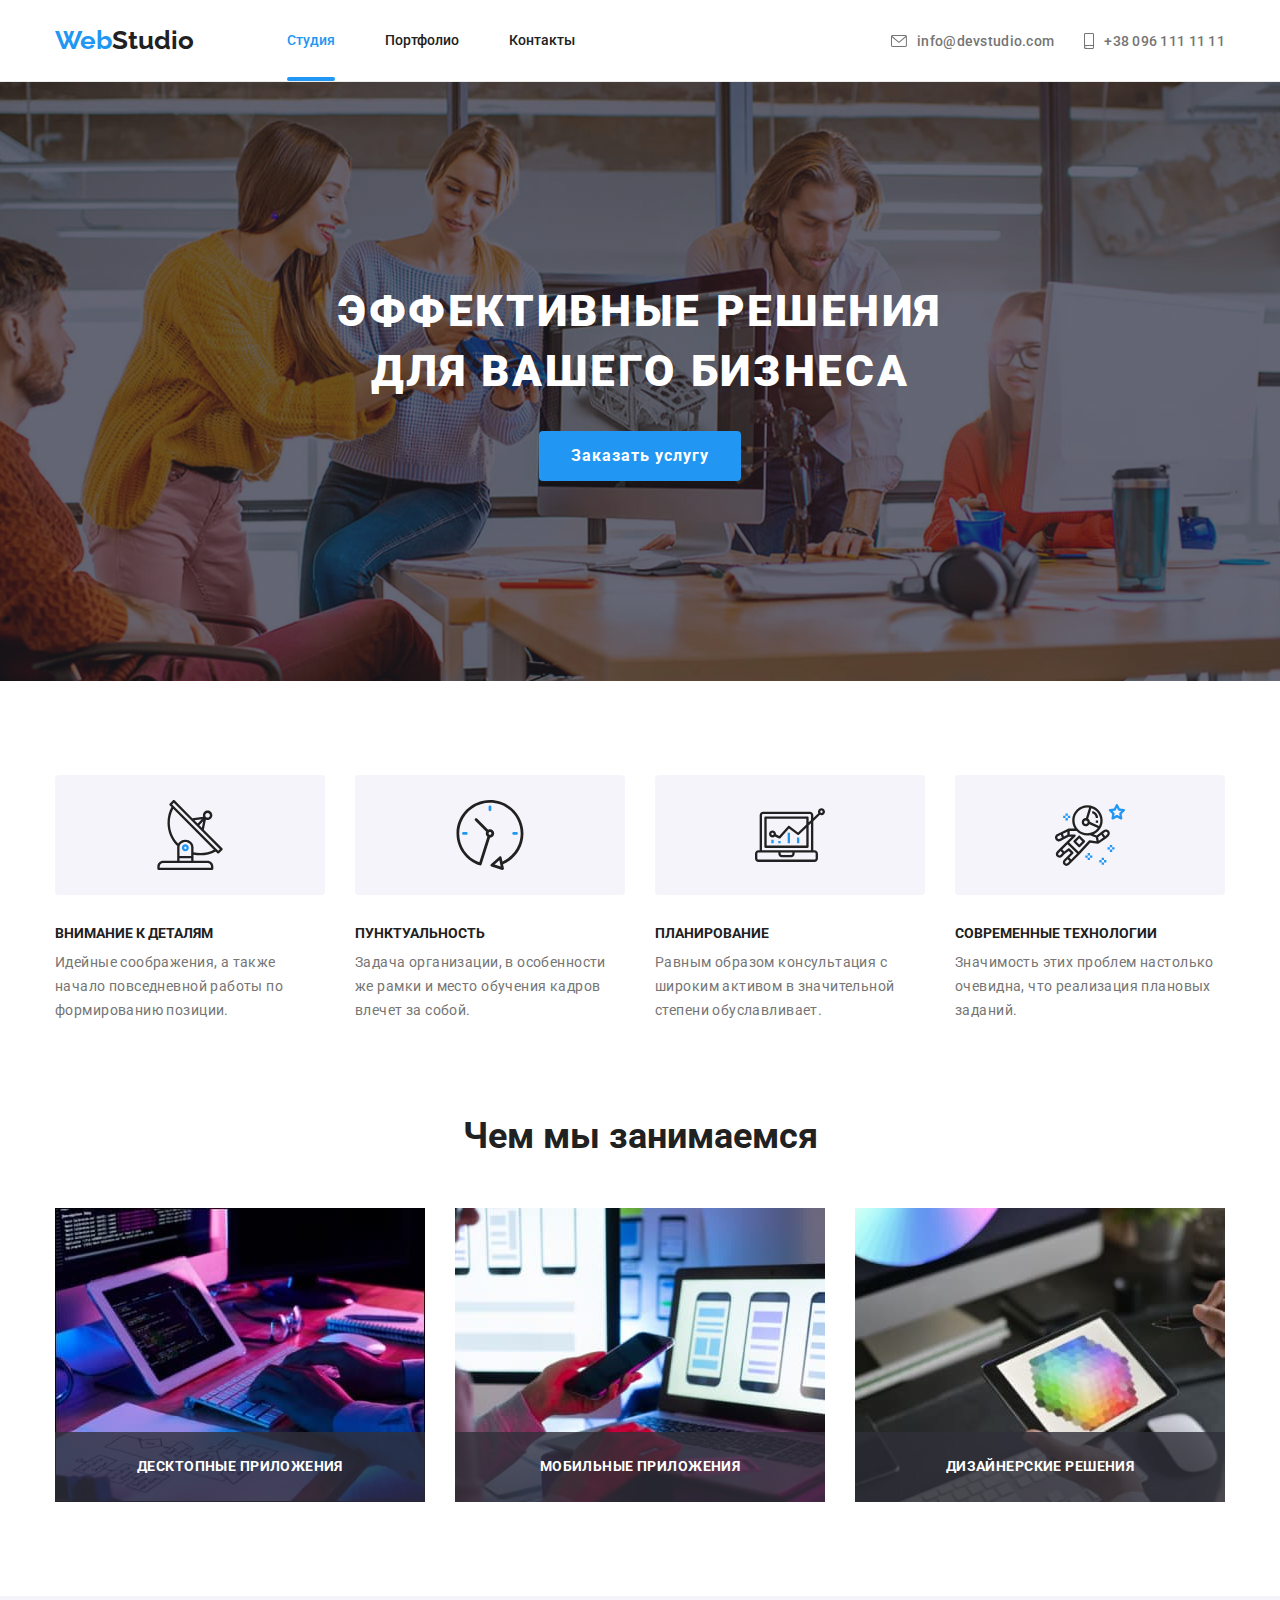
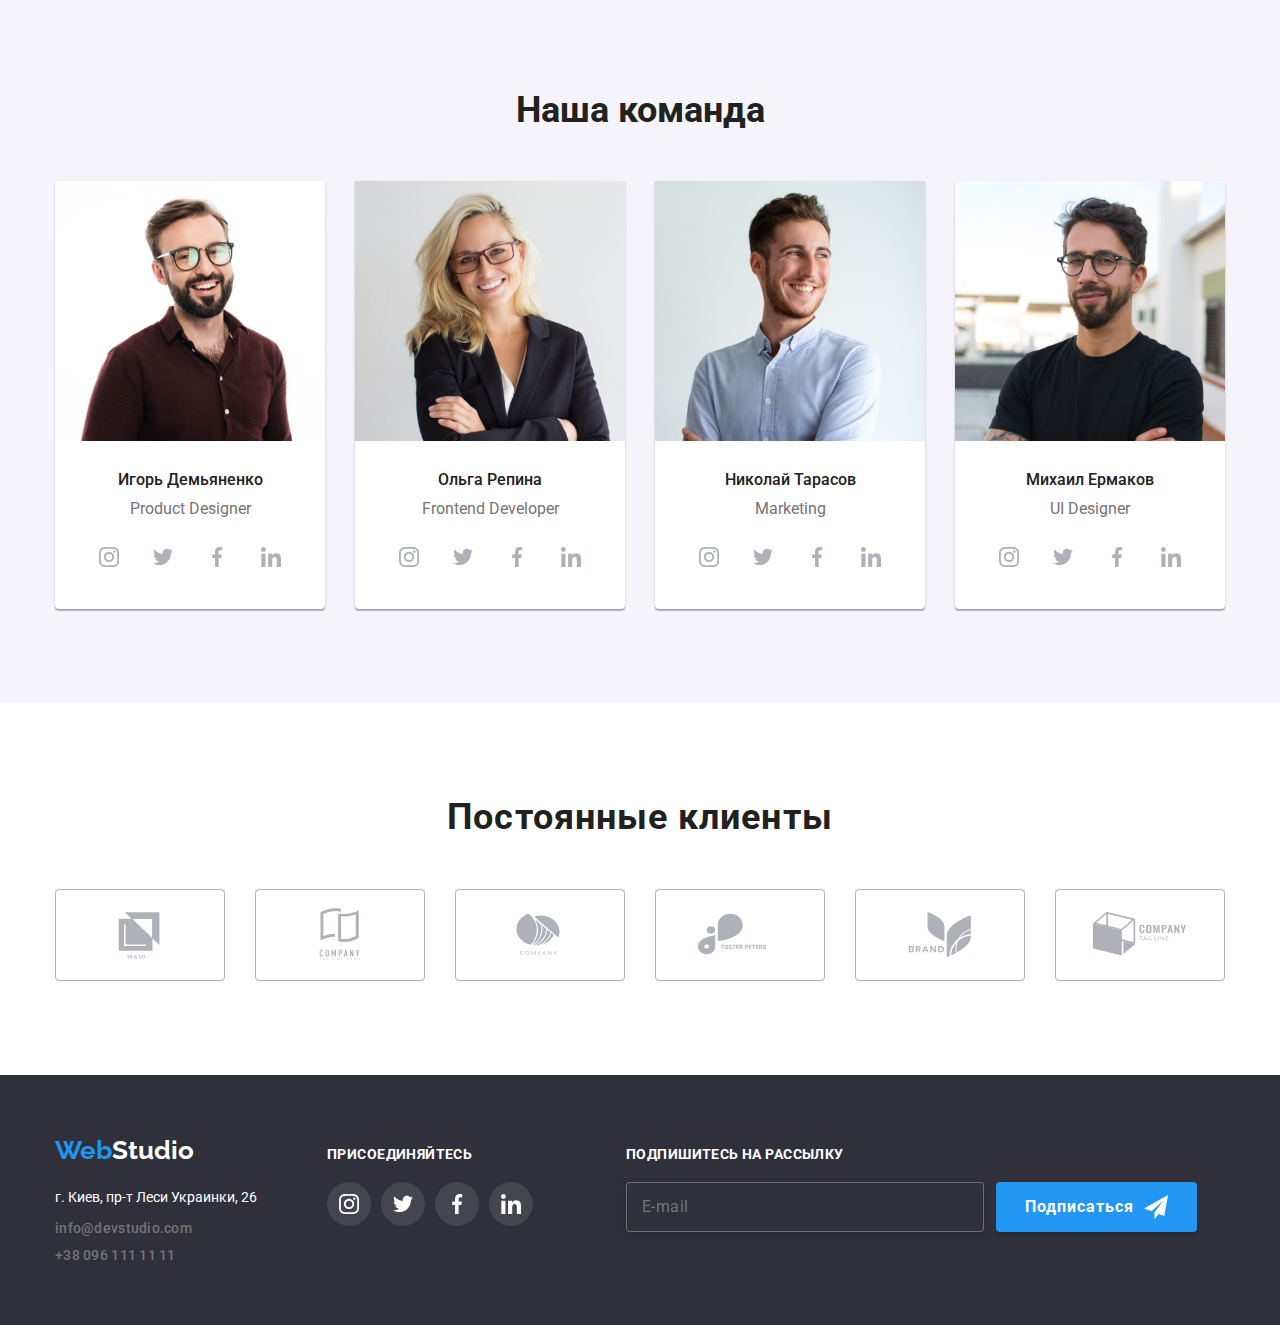
<file: index.html>
<!DOCTYPE html>
<html lang="ru">
  <head>
    <meta charset="UTF-8" />
    <meta http-equiv="X-UA-Compatible" content="IE=edge" />
    <meta name="viewport" content="width=device-width, initial-scale=1.0" />
    <title>Студия</title>
    <link rel="preconnect" href="https://fonts.googleapis.com" />
    <link rel="preconnect" href="https://fonts.gstatic.com" crossorigin />
    <link
      rel="stylesheet"
      href="https://fonts.googleapis.com/css2?family=Raleway:wght@700&family=Roboto:wght@400;500;700;900&display=swap"
    />
    <link rel="stylesheet" href="./css/main.min.css" />
  </head>
  <body>
    <header class="page-header">
      <div class="container page-header__wrapper">
        <a class="page-header__logo" href="./index.html">
          Web<span class="page-header__logo--black">Studio</span></a
        >
        <!--Навигация-->
        <nav class="page-header__nav nav">
          <ul class="list nav__list">
            <li class="nav__item">
              <a class="nav__link nav__link--active" href="./index.html"
                >Студия</a
              >
            </li>
            <li class="nav__item">
              <a class="nav__link" href="./portfolio.html">Портфолио</a>
            </li>
            <li class="nav__item">
              <a class="nav__link" href="">Контакты</a>
            </li>
          </ul>
        </nav>
        <!--Контакты-->
        <ul class="list page-header__contact contact">
          <li class="contact__item">
            <a class="contact__link" href="mailto:info@devstudio.com">
              <svg class="contact__icon" width="16" height="12">
                <use href="./img/icons.svg#icon-envelope"></use>
              </svg>
              info@devstudio.com
            </a>
          </li>
          <li class="contact__item">
            <a class="contact__link" href="tel:+380961111111">
              <svg class="contact__icon" width="10" height="16">
                <use href="./img/icons.svg#icon-smartphone"></use>
              </svg>
              +38 096 111 11 11
            </a>
          </li>
        </ul>
      </div>
    </header>
    <main>
      <!--Title-->
      <section class="service">
        <div class="container service__wrapper">
          <h1 class="service__title">Эффективные решения для вашего бизнеса</h1>
          <button class="service__button" type="button" data-modal-open>
            Заказать услугу
          </button>
        </div>
      </section>
      <!--Как мы работаем-->
      <section class="section">
        <div class="container quaility">
          <ul class="list quaility__list">
            <li class="quaility__item">
              <div class="quaility__icon-wrapper">
                <svg class="quaility__icon" width="70" height="70">
                  <use href="./img/icons.svg#icon-antenna"></use>
                </svg>
              </div>
              <h2 class="quaility__title">Внимание к деталям</h2>
              <p class="quaility__description">
                Идейные соображения, а также начало повседневной работы по
                формированию позиции.
              </p>
            </li>
            <li class="quaility__item">
              <div class="quaility__icon-wrapper">
                <svg class="quaility__icon" width="70" height="70">
                  <use href="./img/icons.svg#icon-clock"></use>
                </svg>
              </div>
              <h2 class="quaility__title">Пунктуальность</h2>
              <p class="quaility__description">
                Задача организации, в особенности же рамки и место обучения
                кадров влечет за собой.
              </p>
            </li>
            <li class="quaility__item">
              <div class="quaility__icon-wrapper">
                <svg class="quaility__icon" width="70" height="70">
                  <use href="./img/icons.svg#icon-diagram"></use>
                </svg>
              </div>
              <h2 class="quaility__title">Планирование</h2>
              <p class="quaility__description">
                Равным образом консультация с широким активом в значительной
                степени обуславливает.
              </p>
            </li>
            <li class="quaility__item">
              <div class="quaility__icon-wrapper">
                <svg class="quaility__icon" width="70" height="70">
                  <use href="./img/icons.svg#icon-astronaut"></use>
                </svg>
              </div>
              <h2 class="quaility__title">Современные технологии</h2>
              <p class="quaility__description">
                Значимость этих проблем настолько очевидна, что реализация
                плановых заданий.
              </p>
            </li>
          </ul>
        </div>
      </section>
      <!--Чем мы занимаемся-->
      <section class="section work">
        <div class="container">
          <h2 class="work__title">Чем мы занимаемся</h2>
          <ul class="list work__list">
            <li class="work__item">
              <img
                class="work__image"
                width="370"
                src="./img/img1.jpg"
                alt="Клавиатура"
              />
              <p class="work__explanation">Десктопные приложения</p>
            </li>
            <li class="work__item">
              <img
                class="work__image"
                width="370"
                src="./img/img2.jpg"
                alt="Телефон и ноутбук"
              />
              <p class="work__explanation">Мобильные приложения</p>
            </li>
            <li class="work__item">
              <img
                class="work__image"
                width="370"
                src="./img/img3.jpg"
                alt="Планшет"
              />
              <p class="work__explanation">Дизайнерские решения</p>
            </li>
          </ul>
        </div>
      </section>
      <!--Наша Команда-->
      <section class="section team">
        <div class="container">
          <h2 class="team__title">Наша команда</h2>
          <ul class="list team__list">
            <li class="team__item">
              <img
                class="team__photo"
                width="270"
                src="./img/img4.jpg"
                alt="Фото Игорь Демьяненко"
              />
              <div class="team__wrapper">
                <h3 class="team__name">Игорь Демьяненко</h3>
                <p class="team__position" lang="en">Product Designer</p>
                <ul class="team__social-list">
                  <li class="team__social-item">
                    <a class="team__social-link" href="#">
                      <svg class="team__social-icon" width="20" height="20">
                        <use href="./img/icons.svg#icon-instagram"></use>
                      </svg>
                    </a>
                  </li>
                  <li class="team__social-item">
                    <a class="team__social-link" href="#">
                      <svg class="team__social-icon" width="20" height="20">
                        <use href="./img/icons.svg#icon-twitter"></use>
                      </svg>
                    </a>
                  </li>
                  <li class="team__social-item">
                    <a class="team__social-link" href="#">
                      <svg class="team__social-icon" width="20" height="20">
                        <use href="./img/icons.svg#icon-facebook"></use>
                      </svg>
                    </a>
                  </li>
                  <li class="team__social-item">
                    <a class="team__social-link" href="#">
                      <svg class="team__social-icon" width="20" height="20">
                        <use href="./img/icons.svg#icon-linkedin"></use>
                      </svg>
                    </a>
                  </li>
                </ul>
              </div>
            </li>
            <li class="team__item">
              <img
                class="team__photo"
                width="270"
                src="./img/img5.jpg"
                alt="Фото Ольга Репина"
              />
              <div class="team__wrapper">
                <h3 class="team__name">Ольга Репина</h3>
                <p class="team__position" lang="en">Frontend Developer</p>
                <ul class="team__social-list">
                  <li class="team__social-item">
                    <a class="team__social-link" href="#">
                      <svg class="team__social-icon" width="20" height="20">
                        <use href="./img/icons.svg#icon-instagram"></use>
                      </svg>
                    </a>
                  </li>
                  <li class="team__social-item">
                    <a class="team__social-link" href="#">
                      <svg class="team__social-icon" width="20" height="20">
                        <use href="./img/icons.svg#icon-twitter"></use>
                      </svg>
                    </a>
                  </li>
                  <li class="team__social-item">
                    <a class="team__social-link" href="#">
                      <svg class="team__social-icon" width="20" height="20">
                        <use href="./img/icons.svg#icon-facebook"></use>
                      </svg>
                    </a>
                  </li>
                  <li class="team__social-item">
                    <a class="team__social-link" href="#">
                      <svg class="team__social-icon" width="20" height="20">
                        <use href="./img/icons.svg#icon-linkedin"></use>
                      </svg>
                    </a>
                  </li>
                </ul>
              </div>
            </li>
            <li class="team__item">
              <img
                class="team__photo"
                width="270"
                src="./img/img6.jpg"
                alt="Фото Николай Тарасов"
              />
              <div class="team__wrapper">
                <h3 class="team__name">Николай Тарасов</h3>
                <p class="team__position" lang="en">Marketing</p>
                <ul class="team__social-list">
                  <li class="team__social-item">
                    <a class="team__social-link" href="#">
                      <svg class="team__social-icon" width="20" height="20">
                        <use href="./img/icons.svg#icon-instagram"></use>
                      </svg>
                    </a>
                  </li>
                  <li class="team__social-item">
                    <a class="team__social-link" href="#">
                      <svg class="team__social-icon" width="20" height="20">
                        <use href="./img/icons.svg#icon-twitter"></use>
                      </svg>
                    </a>
                  </li>
                  <li class="team__social-item">
                    <a class="team__social-link" href="#">
                      <svg class="team__social-icon" width="20" height="20">
                        <use href="./img/icons.svg#icon-facebook"></use>
                      </svg>
                    </a>
                  </li>
                  <li class="team__social-item">
                    <a class="team__social-link" href="#">
                      <svg class="team__social-icon" width="20" height="20">
                        <use href="./img/icons.svg#icon-linkedin"></use>
                      </svg>
                    </a>
                  </li>
                </ul>
              </div>
            </li>
            <li class="team__item">
              <img
                class="team__photo"
                width="270"
                src="./img/img7.jpg"
                alt="Фото Михаил Ермаков"
              />
              <div class="team__wrapper">
                <h3 class="team__name">Михаил Ермаков</h3>
                <p class="team__position" lang="en">UI Designer</p>
                <ul class="team__social-list">
                  <li class="team__social-item">
                    <a class="team__social-link" href="#">
                      <svg class="team__social-icon" width="20" height="20">
                        <use href="./img/icons.svg#icon-instagram"></use>
                      </svg>
                    </a>
                  </li>
                  <li class="team__social-item">
                    <a class="team__social-link" href="#">
                      <svg class="team__social-icon" width="20" height="20">
                        <use href="./img/icons.svg#icon-twitter"></use>
                      </svg>
                    </a>
                  </li>
                  <li class="team__social-item">
                    <a class="team__social-link" href="#">
                      <svg class="team__social-icon" width="20" height="20">
                        <use href="./img/icons.svg#icon-facebook"></use>
                      </svg>
                    </a>
                  </li>
                  <li class="team__social-item">
                    <a class="team__social-link" href="#">
                      <svg class="team__social-icon" width="20" height="20">
                        <use href="./img/icons.svg#icon-linkedin"></use>
                      </svg>
                    </a>
                  </li>
                </ul>
              </div>
            </li>
          </ul>
        </div>
      </section>
      <!-- Постоянные клиенты -->
      <section class="section clients">
        <div class="container">
          <h2 class="clients__title">Постоянные клиенты</h2>
          <ul class="clients__list">
            <li class="clients__item">
              <a class="clients__link" href="#">
                <svg class="clients__icon" width="106" height="60">
                  <use href="./img/icons.svg#icon-group1"></use>
                </svg>
              </a>
            </li>
            <li class="clients__item">
              <a class="clients__link" href="#">
                <svg class="clients__icon" width="106" height="60">
                  <use href="./img/icons.svg#icon-group2"></use>
                </svg>
              </a>
            </li>
            <li class="clients__item">
              <a class="clients__link" href="#">
                <svg class="clients__icon" width="106" height="60">
                  <use href="./img/icons.svg#icon-group3"></use>
                </svg>
              </a>
            </li>
            <li class="clients__item">
              <a class="clients__link" href="#">
                <svg class="clients__icon" width="106" height="60">
                  <use href="./img/icons.svg#icon-group4"></use>
                </svg>
              </a>
            </li>
            <li class="clients__item">
              <a class="clients__link" href="#">
                <svg class="clients__icon" width="106" height="60">
                  <use href="./img/icons.svg#icon-group5"></use>
                </svg>
              </a>
            </li>
            <li class="clients__item">
              <a class="clients__link" href="#">
                <svg class="clients__icon" width="106" height="60">
                  <use href="./img/icons.svg#icon-group"></use>
                </svg>
              </a>
            </li>
          </ul>
        </div>
      </section>
    </main>
    <!-- Футер -->
    <footer class="page-footer">
      <div class="container page-footer__wrapper">
        <div class="page-footer__item">
          <!-- Контакты -->
          <a class="page-footer__logo" href="./index.html">
            Web<span class="page-footer__logo--white">Studio</span></a
          >
          <address class="page-footer__address">
            г. Киев, пр-т Леси Украинки, 26
          </address>
          <ul class="page-footer__contact footer-contact">
            <li class="footer-contact__item">
              <a class="footer-contact__link" href="mailto:info@devstudio.com"
                >info@devstudio.com</a
              >
            </li>
            <li class="footer-contact__item">
              <a class="footer-contact__link" href="tel:+380961111111"
                >+38 096 111 11 11</a
              >
            </li>
          </ul>
        </div>
        <div class="page-footer__item">
          <h3 class="page-footer__join-title">присоединяйтесь</h3>
          <ul class="page-footer__social-list">
            <li class="page-footer__social-item">
              <a class="page-footer__social-link" href="#">
                <svg class="page-footer__social-icon" width="20" height="20">
                  <use href="./img/icons.svg#icon-instagram"></use>
                </svg>
              </a>
            </li>
            <li class="page-footer__social-item">
              <a class="page-footer__social-link" href="#">
                <svg class="page-footer__social-icon" width="20" height="20">
                  <use href="./img/icons.svg#icon-twitter"></use>
                </svg>
              </a>
            </li>
            <li class="page-footer__social-item">
              <a class="page-footer__social-link" href="#">
                <svg class="page-footer__social-icon" width="20" height="20">
                  <use href="./img/icons.svg#icon-facebook"></use>
                </svg>
              </a>
            </li>
            <li class="page-footer__social-item">
              <a class="page-footer__social-link" href="#">
                <svg class="page-footer__social-icon" width="20" height="20">
                  <use href="./img/icons.svg#icon-linkedin"></use>
                </svg>
              </a>
            </li>
          </ul>
        </div>
        <div class="page-footer__item subscribe">
          <h2 class="subscribe__title">Подпишитесь на рассылку</h2>
          <form class="subscribe__form">
            <input
              class="subscribe__input"
              type="email"
              name="email"
              placeholder="E-mail"
            />
            <button class="subscribe__btn" type="submit">
              Подписаться
              <svg class="subscribe__icon" width="24" height="24">
                <use href="./img/icons.svg#icon-icon-send"></use>
              </svg>
            </button>
          </form>
        </div>
      </div>
    </footer>
    <!-- modal window -->
    <div class="modal is-hidden" data-modal>
      <div class="modal__content">
        <button class="modal__btn-closed" type="button" data-modal-close>
          <svg class="modal__closed-icon" width="11" height="11">
            <use href="./img/icons.svg#icon-Vector-1"></use>
          </svg>
        </button>
        <p class="modal__title">Оставьте свои данные, мы вам перезвоним</p>
        <form class="modal__form">
          <label class="modal__label" for="name">Имя</label>
          <div class="modal__input-wrapper">
            <svg class="modal__icon" width="12" height="12">
              <use href="./img/icons.svg#icon-name"></use>
            </svg>
            <input class="modal__input" type="text" name="name" id="name" />
          </div>
          <label class="modal__label" for="tel">Телефон</label>
          <div class="modal__input-wrapper">
            <svg class="modal__icon" width="13" height="13">
              <use href="./img/icons.svg#icon-tel"></use>
            </svg>
            <input class="modal__input" type="tel" name="tel" id="tel" />
          </div>
          <label class="modal__label" for="email">Почта</label>
          <div class="modal__input-wrapper">
            <svg class="modal__icon" width="15" height="12">
              <use href="./img/icons.svg#icon-mail"></use>
            </svg>
            <input class="modal__input" type="email" name="email" id="email" />
          </div>
          <label class="modal__label" for="Feedback">Комментарий</label>
          <div class="modal__feedback-wrapper">
            <textarea
              class="modal__textarea"
              name="Feedback"
              id="Feedback"
              placeholder="Введите текст"
            ></textarea>
          </div>
          <label class="checkbox">
            <input
              class="checkbox__input"
              type="checkbox"
              name="privacy"
              value="1"
            />
            <svg class="checkbox__icon" width="16" height="15">
              <use href="./img/icons.svg#icon-icon-check"></use>
            </svg>
            <span class="checkbox__text">Соглашаюсь с рассылкой и принимаю</span>
            <a class="checkbox__privacy-link" href="#">Условия договора</a>
          </label>
          <button class="checkbox__btn" type="submit">Отправить</button>
        </form>
      </div>
    </div>
    <!-- js -->
    <script src="./js/modal.js"></script>
  </body>
</html>
</file>
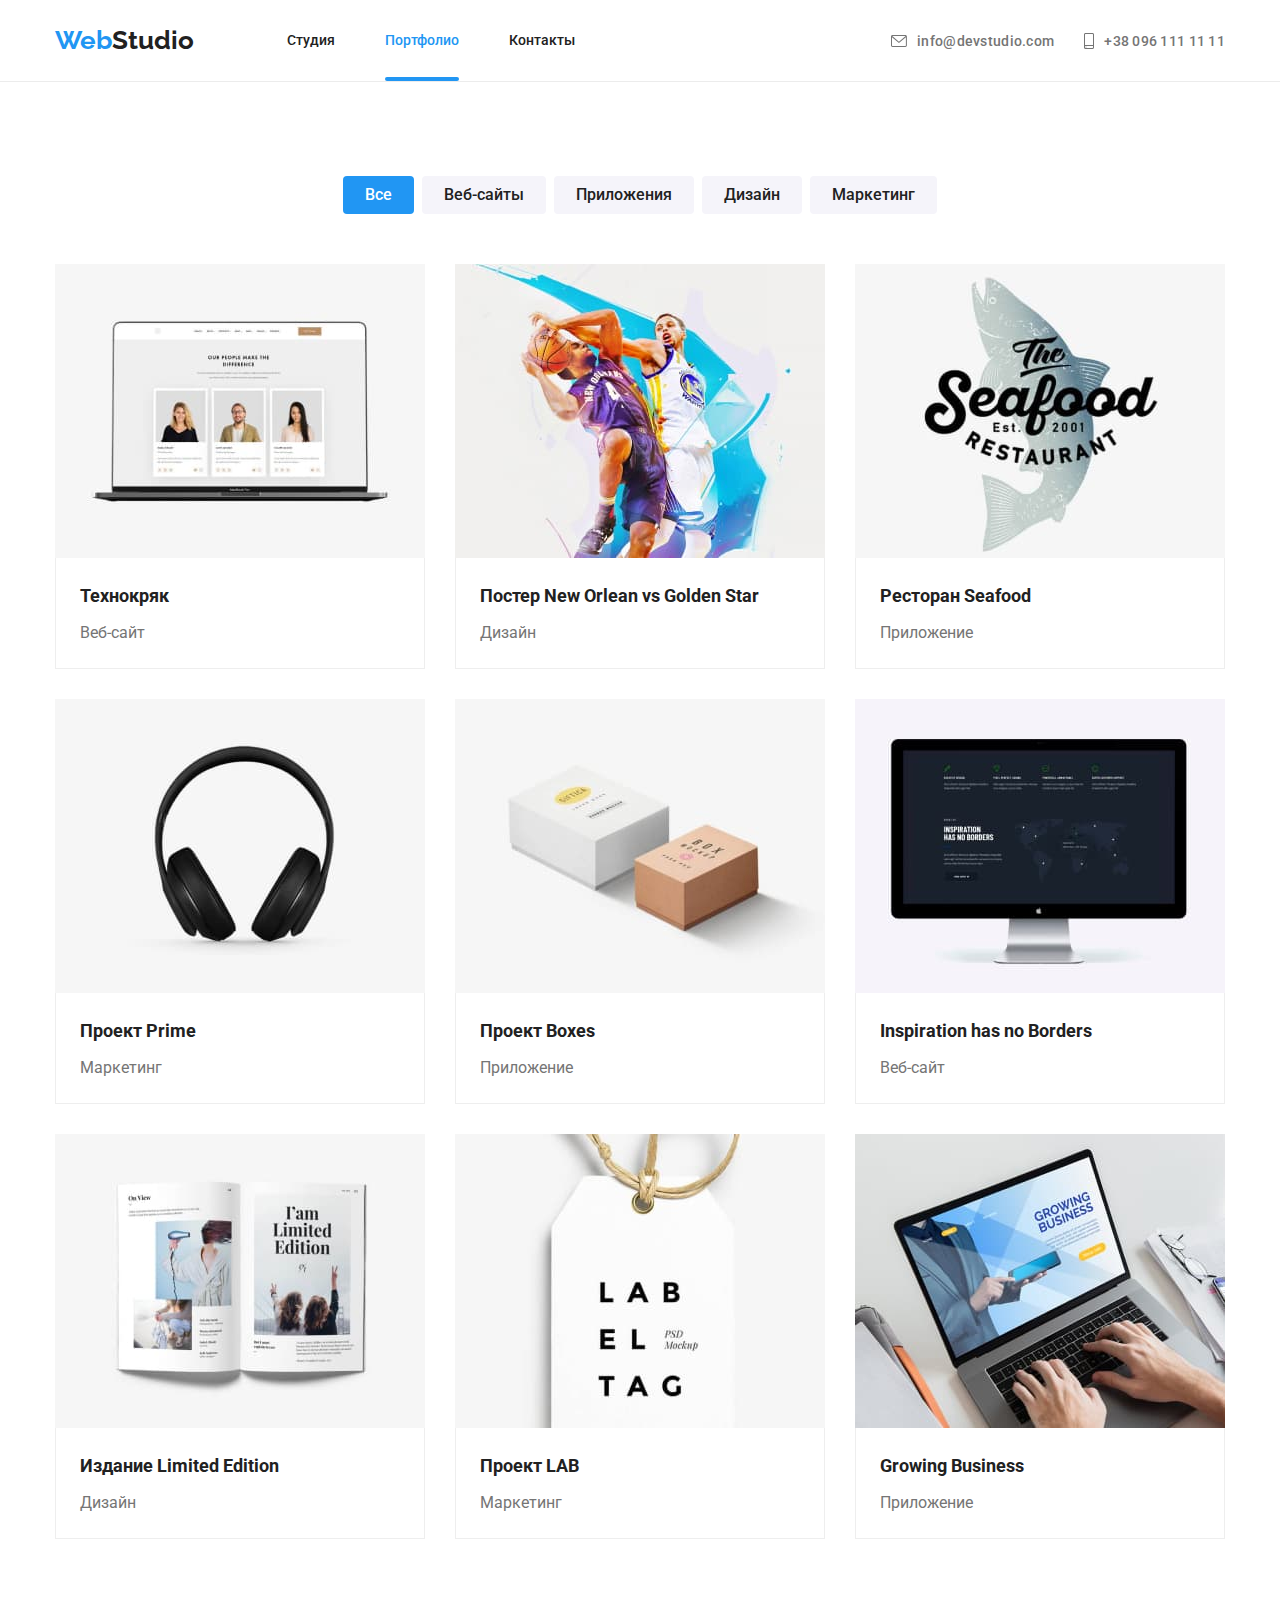
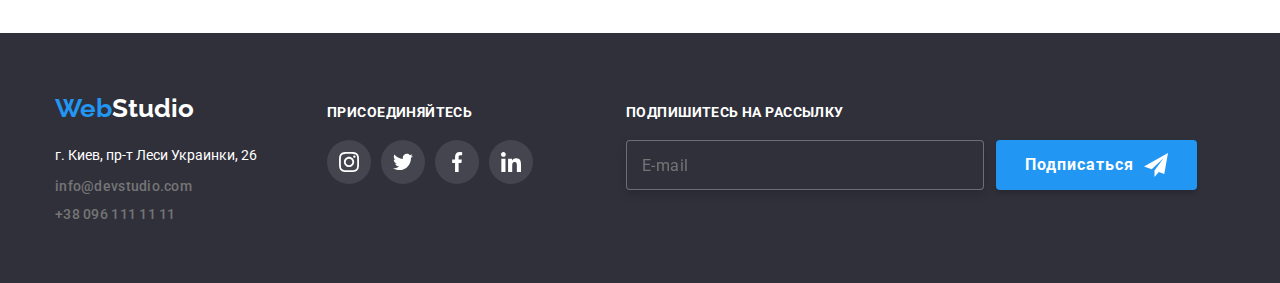
<file: portfolio.html>
<!DOCTYPE html>
<html lang="en">
  <head>
    <meta charset="UTF-8" />
    <meta http-equiv="X-UA-Compatible" content="IE=edge" />
    <meta name="viewport" content="width=device-width, initial-scale=1.0" />
    <title>Portfolio</title>
    <link rel="preconnect" href="https://fonts.googleapis.com" />
    <link rel="preconnect" href="https://fonts.gstatic.com" crossorigin />
    <link
      rel="stylesheet"
      href="https://fonts.googleapis.com/css2?family=Raleway:wght@700&family=Roboto:wght@400;500;700;900&display=swap"
    />
    <link rel="stylesheet" href="./css/main.min.css" /> 
  </head>
  <body>
    <header class="page-header">
      <div class="container page-header__wrapper">
        <a class="page-header__logo logo" href="./index.html">
          Web<span class="page-header__logo--black">Studio</span></a
        >
        <!--Навигация-->
        <nav class="page-header__nav nav">
          <ul class="list nav__list">
            <li class="nav__item">
              <a class="nav__link" href="./index.html">Студия</a>
            </li>
            <li class="nav__item">
              <a class="nav__link nav__link--active" href="./portfolio.html"
                >Портфолио</a
              >
            </li>
            <li class="nav__item">
              <a class="nav__link" href="">Контакты</a>
            </li>
          </ul>
        </nav>
        <!--Контакты-->
        <ul class="list page-header__contact contact">
          <li class="contact__item">
            <a class="contact__link" href="mailto:info@devstudio.com">
              <svg class="contact__icon" width="16" height="12">
                <use href="./img/icons.svg#icon-envelope"></use>
              </svg>
              info@devstudio.com
            </a>
          </li>
          <li class="contact__item">
            <a class="contact__link" href="tel:+380961111111">
              <svg class="contact__icon" width="10" height="16">
                <use href="./img/icons.svg#icon-smartphone"></use>
              </svg>
              +38 096 111 11 11
            </a>
          </li>
        </ul>
      </div>
    </header>
    <main>
      <section class="section">
        <div class="container">
          <!--Фильтр-->
          <ul class="list filter">
            <li class="filter__item">
              <button class="filter__btn filter__btn--active" type="button">
                Все
              </button>
            </li>
            <li class="filter__item">
              <button class="filter__btn" type="button">Веб-сайты</button>
            </li>
            <li class="filter__item">
              <button class="filter__btn" type="button">Приложения</button>
            </li>
            <li class="filter__item">
              <button class="filter__btn" type="button">Дизайн</button>
            </li>
            <li class="filter__item">
              <button class="filter__btn" type="button">Маркетинг</button>
            </li>
          </ul>
          <!--Проекты-->
          <ul class="list project">
            <li class="project__item">
              <div class="project__thumb-wrapper">
                <img
                  class="project__photo"
                  width="370"
                  height="294"
                  src="./img/portfolio1.jpg"
                  alt="Технокряк"
                />
                <p class="project__overview">
                  Ресурс предлагает комплексные предложения с разным уровнем
                  функционала и сервисов. Все это позволит посетителю получить
                  исчерпывающие сведения о компании или частном лице.
                </p>
              </div>
              <div class="project__wrapper">
                <h2 class="project__title">Технокряк</h2>
                <p class="project__category">Веб-сайт</p>
              </div>
            </li>
            <li class="project__item">
              <div class="project__thumb-wrapper">
                <img
                  class="project__photo"
                  width="370"
                  height="294"
                  src="./img/portfolio2.jpg"
                  alt="Постер New Orlean vs Golden Star"
                />
                <p class="project__overview">
                  Ресурс предлагает комплексные предложения с разным уровнем
                  функционала и сервисов. Все это позволит посетителю получить
                  исчерпывающие сведения о компании или частном лице.
                </p>
              </div>
              <div class="project__wrapper">
                <h2 class="project__title">Постер New Orlean vs Golden Star</h2>
                <p class="project__category">Дизайн</p>
              </div>
            </li>
            <li class="project__item">
              <div class="project__thumb-wrapper">
                <img
                  class="project__photo"
                  width="370"
                  height="294"
                  src="./img/portfolio3.jpg"
                  alt="Ресторан Seafood"
                />
                <p class="project__overview">
                  Ресурс предлагает комплексные предложения с разным уровнем
                  функционала и сервисов. Все это позволит посетителю получить
                  исчерпывающие сведения о компании или частном лице.
                </p>
              </div>
              <div class="project__wrapper">
                <h2 class="project__title">Ресторан Seafood</h2>
                <p class="project__category">Приложение</p>
              </div>
            </li>
            <li class="project__item">
              <div class="project__thumb-wrapper">
                <img
                  class="project__photo"
                  width="370"
                  height="294"
                  src="./img/portfolio4.jpg"
                  alt="Проект Prime"
                />
                <p class="project__overview">
                  Ресурс предлагает комплексные предложения с разным уровнем
                  функционала и сервисов. Все это позволит посетителю получить
                  исчерпывающие сведения о компании или частном лице.
                </p>
              </div>
              <div class="project__wrapper">
                <h2 class="project__title">Проект Prime</h2>
                <p class="project__category">Маркетинг</p>
              </div>
            </li>
            <li class="project__item">
              <div class="project__thumb-wrapper">
                <img
                  class="project__photo"
                  width="370"
                  height="294"
                  src="./img/portfolio5.jpg"
                  alt="Проект Boxes"
                />
                <p class="project__overview">
                  Ресурс предлагает комплексные предложения с разным уровнем
                  функционала и сервисов. Все это позволит посетителю получить
                  исчерпывающие сведения о компании или частном лице.
                </p>
              </div>
              <div class="project__wrapper">
                <h2 class="project__title">Проект Boxes</h2>
                <p class="project__category">Приложение</p>
              </div>
            </li>
            <li class="project__item">
              <div class="project__thumb-wrapper">
                <img
                  class="project__photo"
                  width="370"
                  height="294"
                  src="./img/portfolio6.jpg"
                  alt="Inspiration has no Borders"
                />
                <p class="project__overview">
                  Ресурс предлагает комплексные предложения с разным уровнем
                  функционала и сервисов. Все это позволит посетителю получить
                  исчерпывающие сведения о компании или частном лице.
                </p>
              </div>
              <div class="project__wrapper">
                <h2 class="project__title">Inspiration has no Borders</h2>
                <p class="project__category">Веб-сайт</p>
              </div>
            </li>
            <li class="project__item">
              <div class="project__thumb-wrapper">
                <img
                  class="project__photo"
                  width="370"
                  height="294"
                  src="./img/portfolio7.jpg"
                  alt="Издание Limited Edition"
                />
                <p class="project__overview">
                  Ресурс предлагает комплексные предложения с разным уровнем
                  функционала и сервисов. Все это позволит посетителю получить
                  исчерпывающие сведения о компании или частном лице.
                </p>
              </div>
              <div class="project__wrapper">
                <h2 class="project__title">Издание Limited Edition</h2>
                <p class="project__category">Дизайн</p>
              </div>
            </li>
            <li class="project__item">
              <div class="project__thumb-wrapper">
                <img
                  class="project__photo"
                  width="370"
                  height="294"
                  src="./img/portfolio8.jpg"
                  alt="Проект LAB"
                />
                <p class="project__overview">
                  Ресурс предлагает комплексные предложения с разным уровнем
                  функционала и сервисов. Все это позволит посетителю получить
                  исчерпывающие сведения о компании или частном лице.
                </p>
              </div>
              <div class="project__wrapper">
                <h2 class="project__title">Проект LAB</h2>
                <p class="project__category">Маркетинг</p>
              </div>
            </li>
            <li class="project__item">
              <div class="project__thumb-wrapper">
                <img
                  class="project__photo"
                  width="370"
                  height="294"
                  src="./img/portfolio9.jpg"
                  alt="Growing Business"
                />
                <p class="project__overview">
                  Ресурс предлагает комплексные предложения с разным уровнем
                  функционала и сервисов. Все это позволит посетителю получить
                  исчерпывающие сведения о компании или частном лице.
                </p>
              </div>
              <div class="project__wrapper">
                <h2 class="project__title">Growing Business</h2>
                <p class="project__category">Приложение</p>
              </div>
            </li>
          </ul>
        </div>
      </section>
    </main>
    <!-- Футер -->
    <footer class="page-footer">
      <div class="container page-footer__wrapper">
        <div class="page-footer__item">
          <!-- Контакты -->
          <a class="page-footer__logo" href="./index.html">
            Web<span class="page-footer__logo--white">Studio</span></a
          >
          <address class="page-footer__address">
            г. Киев, пр-т Леси Украинки, 26
          </address>
          <ul class="page-footer__contact footer-contact">
            <li class="footer-contact__item">
              <a class="footer-contact__link" href="mailto:info@devstudio.com"
                >info@devstudio.com</a
              >
            </li>
            <li class="footer-contact__item">
              <a class="footer-contact__link" href="tel:+380961111111"
                >+38 096 111 11 11</a
              >
            </li>
          </ul>
        </div>
        <div class="page-footer__item">
          <h3 class="page-footer__join-title">присоединяйтесь</h3>
          <ul class="page-footer__social-list">
            <li class="page-footer__social-item">
              <a class="page-footer__social-link" href="#">
                <svg class="page-footer__social-icon" width="20" height="20">
                  <use href="./img/icons.svg#icon-instagram"></use>
                </svg>
              </a>
            </li>
            <li class="page-footer__social-item">
              <a class="page-footer__social-link" href="#">
                <svg class="page-footer__social-icon" width="20" height="20">
                  <use href="./img/icons.svg#icon-twitter"></use>
                </svg>
              </a>
            </li>
            <li class="page-footer__social-item">
              <a class="page-footer__social-link" href="#">
                <svg class="page-footer__social-icon" width="20" height="20">
                  <use href="./img/icons.svg#icon-facebook"></use>
                </svg>
              </a>
            </li>
            <li class="page-footer__social-item">
              <a class="page-footer__social-link" href="#">
                <svg class="page-footer__social-icon" width="20" height="20">
                  <use href="./img/icons.svg#icon-linkedin"></use>
                </svg>
              </a>
            </li>
          </ul>
        </div>
        <div class="page-footer__item subscribe">
          <h2 class="subscribe__title">Подпишитесь на рассылку</h2>
          <form class="subscribe__form">
            <input
              class="subscribe__input"
              type="email"
              name="email"
              placeholder="E-mail"
            />
            <button class="subscribe__btn" type="submit">
              Подписаться
              <svg class="subscribe__icon" width="24" height="24">
                <use href="./img/icons.svg#icon-icon-send"></use>
              </svg>
            </button>
          </form>
        </div>
      </div>
    </footer>
  </body>
</html>
</file>
<file: css/main.min.css>
/*! modern-normalize v1.1.0 | MIT License | https://github.com/sindresorhus/modern-normalize */*,::before,::after{box-sizing:border-box}html{line-height:1.15;-webkit-text-size-adjust:100%;-moz-tab-size:4;-o-tab-size:4;tab-size:4}body{margin:0;font-family:system-ui,-apple-system,"Segoe UI",Roboto,Helvetica,Arial,sans-serif,"Apple Color Emoji","Segoe UI Emoji"}hr{height:0;color:inherit}abbr[title]{-webkit-text-decoration:underline dotted;text-decoration:underline dotted}b,strong{font-weight:bolder}code,kbd,samp,pre{font-family:ui-monospace,SFMono-Regular,Consolas,"Liberation Mono",Menlo,monospace;font-size:1em}small{font-size:80%}sub,sup{font-size:75%;line-height:0;position:relative;vertical-align:baseline}sub{bottom:-0.25em}sup{top:-0.5em}table{text-indent:0;border-color:inherit}button,input,optgroup,select,textarea{font-family:inherit;font-size:100%;line-height:1.15;margin:0}button,select{text-transform:none}button,[type=button],[type=reset],[type=submit]{-webkit-appearance:button}::-moz-focus-inner{border-style:none;padding:0}:-moz-focusring{outline:1px dotted ButtonText}:-moz-ui-invalid{box-shadow:none}legend{padding:0}progress{vertical-align:baseline}::-webkit-inner-spin-button,::-webkit-outer-spin-button{height:auto}[type=search]{-webkit-appearance:textfield;outline-offset:-2px}::-webkit-search-decoration{-webkit-appearance:none}::-webkit-file-upload-button{-webkit-appearance:button;font:inherit}summary{display:list-item}h1,h2,h3,h4,p,ul{margin:0}body{font-family:"Roboto",sans-serif;background-color:var(--white-color);color:var(--general-text-color)}.container{width:1200px;margin:0 auto;padding:0 15px}.section{padding:94px 0px}.list{list-style:none;display:flex;align-items:center;padding-left:0;margin:0}.is-hidden{visibility:hidden;opacity:0;pointer-events:auto}.page-header{border-bottom:1px solid #ececec;background-color:#fff;padding:25px 0}.page-header__wrapper{display:flex;align-items:center}.page-header__nav{margin-left:93px}.page-header__contact{margin-left:auto}.page-header__logo--black{color:#212121}.logo,.page-footer__logo,.page-header__logo{font-weight:700;font-size:26px;line-height:1.2;font-family:"Raleway",sans-serif;color:#2196f3;text-decoration:none}.nav__item:not(:first-child){margin-left:50px}.nav__link{font-weight:500;font-size:14px;line-height:1.15;color:#212121;text-decoration:none;transition:color 250ms cubic-bezier(0.4, 0, 0.2, 1)}.nav__link:hover,.nav__link:focus{color:#2196f3}.nav__link--active{color:#2196f3;position:relative}.nav__link--active::after{content:"";display:block;width:100%;height:4px;background-color:#2196f3;border-radius:2px;position:absolute;bottom:-33px}.contact__item:not(:first-child){margin-left:30px}.contact__link{display:flex;justify-content:center;align-items:center;color:#757575;font-weight:500;font-size:14px;line-height:1.15;text-decoration:none;letter-spacing:.02em;transition:color 250ms cubic-bezier(0.4, 0, 0.2, 1)}.contact__link:hover,.contact__link:focus{color:#2196f3}.contact__icon{fill:currentColor;margin-right:10px}.service{padding:200px 0;background-image:linear-gradient(rgba(47, 48, 58, 0.4), rgba(47, 48, 58, 0.4)),url(../img/hero-title.svg);background-repeat:no-repeat;background-position:center;background-size:cover;max-width:1600px;margin:0 auto}.service__wrapper{text-align:center}.service__title{width:696px;font-weight:900;font-size:44px;line-height:1.35;letter-spacing:.06em;color:#fff;text-transform:uppercase;margin:0 auto}.service__button{color:#fff;background-color:#2196f3;cursor:pointer;font-weight:700;font-size:16px;font-family:inherit;line-height:1.875;margin-top:30px;border:none;border-radius:4px;padding:10px 32px;transition:background-color 250ms cubic-bezier(0.4, 0, 0.2, 1);letter-spacing:.06em}.service__button:hover{background-color:#188ce8}.quaility{display:flex}.quaility__item{width:270px}.quaility__item:not(:first-child){margin-left:30px}.quaility__icon-wrapper{display:flex;justify-content:center;align-items:center;background-color:#f5f4fa;width:270px;height:120px;border-radius:4px}.quaility__title{font-weight:700;font-size:14px;line-height:1.15;color:#212121;text-transform:uppercase;margin-top:30px}.quaility__description{font-weight:400;font-size:14px;line-height:1.7;color:#757575;margin:10px 0 0 0;letter-spacing:.03em}.work{padding-top:0}.work__title{font-weight:700;font-size:36px;line-height:1.15;color:#212121;text-align:center}.work__list{margin-top:50px;justify-content:space-between}.work__item{position:relative}.work__image{display:block}.work__explanation{position:absolute;bottom:0;width:100%;font-weight:700;font-size:14px;line-height:1.14;text-align:center;letter-spacing:.03em;text-transform:uppercase;color:#fff;background:rgba(47,48,58,.8);padding:27px 5px}.team{background-color:#f5f4fa}.team__title{font-weight:700;font-size:36px;line-height:1.15;color:#212121;text-align:center}.team__list{margin-top:50px;justify-content:space-between}.team__item{border-bottom-right-radius:4px;border-bottom-left-radius:4px;background-color:#fff;text-align:center;box-shadow:0 2px 1px rgba(0,0,0,.2),0 1px 1px rgba(0,0,0,.14),0 1px 3px rgba(0,0,0,.12)}.team__photo{display:block}.team__wrapper{padding:30px 10px}.team__name{font-weight:500;font-size:16px;line-height:1.18;color:#212121}.team__position{font-weight:400;font-size:16px;line-height:1.18;color:#757575;margin-top:10px}.team__social-list{list-style:none;display:flex;justify-content:center;align-items:center;padding-left:0;margin-top:16px}.team__social-item{width:44px;height:44px}.team__social-item:not(:first-child){margin-left:10px}.team__social-link{display:flex;justify-content:center;align-items:center;width:100%;height:100%;color:#afb1b8;border-radius:50%;transition:color 250ms,background-color 250ms cubic-bezier(0.4, 0, 0.2, 1)}.team__social-link:hover,.team__social-link:focus{color:#fff;background-color:#2196f3}.team__social-icon{fill:currentColor}.clients__title{font-weight:700;font-size:36px;line-height:1.16;color:#212121;text-align:center;letter-spacing:.03em}.clients__list{list-style:none;display:flex;padding-left:0;margin-top:50px}.clients__item{width:170px;height:92px}.clients__item:not(:first-child){margin-left:30px}.clients__link{display:flex;justify-content:center;align-items:center;border:1px solid #afb1b8;border-radius:4px;width:100%;height:100%;color:#afb1b8;transition:border-color 250ms,color 250ms cubic-bezier(0.4, 0, 0.2, 1)}.clients__link:hover,.clients__link:focus{border-color:#2196f3;color:#2196f3}.clients__icon{fill:currentColor}.filter{justify-content:center;margin-bottom:50px}.filter__item:not(:first-child){margin-left:8px}.filter__btn{color:#212121;background-color:#f5f4fa;cursor:pointer;font-weight:500;font-size:16px;font-family:inherit;line-height:1.625;border:none;border-radius:4px;padding:6px 22px;transition:color 250ms,background-color 250ms cubic-bezier(0.4, 0, 0.2, 1)}.filter__btn--active{color:#fff;background-color:#2196f3}.filter__btn:hover,.filter__btn:focus{color:#fff;background-color:#2196f3}.project{flex-wrap:wrap;margin:-15px}.project__item{margin:15px;background-color:#fff;cursor:pointer;transition:box-shadow 250ms cubic-bezier(0.4, 0, 0.2, 1)}.project__item:hover{box-shadow:0px 1px 1px rgba(0,0,0,.12),0px 4px 4px rgba(0,0,0,.06),1px 4px 6px rgba(0,0,0,.16)}.project__thumb-wrapper{position:relative;overflow:hidden}.project__photo{display:block}.project__overview{position:absolute;padding:63px 24px;top:0;width:100%;height:100%;font-weight:400;font-size:18px;line-height:1.55;letter-spacing:.03em;color:#fff;background:rgba(33,150,243,.9);transform:translateY(295px);transition:transform 250ms cubic-bezier(0.4, 0, 0.2, 1)}.project__item:hover .project__overview{transform:translateY(0)}.project__wrapper{padding:20px 24px;border:1px solid #eee;border-top:none}.project__title{font-weight:700;font-size:18px;line-height:2;color:#212121}.project__category{font-weight:400;font-size:16px;line-height:1.875;color:#757575;margin-top:4px}.page-footer{background-color:#2f303a;padding:60px 0}.page-footer__wrapper{display:flex;align-items:baseline}.page-footer__item:not(:first-child){margin-left:70px}.page-footer__item:last-child{margin-left:93px}.page-footer__logo--white{color:#fff}.page-footer__address{font-weight:400;font-size:14px;font-style:normal;line-height:1.7;color:#fff;margin-top:20px}.page-footer__join-title{font-weight:700;font-size:14px;line-height:1.15;letter-spacing:.03em;text-transform:uppercase;color:#fff}.page-footer__social-list{list-style:none;display:flex;justify-content:center;align-items:center;margin-top:20px;padding:0}.page-footer__social-item{width:44px;height:44px}.page-footer__social-item:not(:first-child){margin-left:10px}.page-footer__social-link{display:flex;justify-content:center;align-items:center;width:100%;height:100%;border-radius:50%;background-color:rgba(255,255,255,.1);color:#fff;transition:background-color 250ms cubic-bezier(0.4, 0, 0.2, 1)}.page-footer__social-link:hover,.page-footer__social-link:focus{background-color:#2196f3}.page-footer__social-icon{fill:currentColor}.page-footer__contact{margin:9px 0 0 0}.footer-contact{list-style:none;padding:0}.footer-contact__item:not(:first-child){margin-top:9px}.footer-contact__link{color:#757575;font-weight:500;font-size:14px;line-height:1.15;text-decoration:none;letter-spacing:.02em;transition:250ms cubic-bezier(0.4, 0, 0.2, 1)}.footer-contact__link:hover,.footer-contact__link:focus{color:#2196f3}.subscribe__title{font-weight:700;font-size:14px;line-height:1.15;letter-spacing:.03em;text-transform:uppercase;color:#fff}.subscribe__form{margin-top:20px;display:flex;justify-content:center;align-items:center}.subscribe__input{border:1px solid rgba(255,255,255,.3);filter:drop-shadow(0px 4px 4px rgba(0, 0, 0, 0.15));border-radius:4px;width:358px;height:50px;background-color:#2f303a;padding:15px;transition:border-color 250ms cubic-bezier(0.4, 0, 0.2, 1);cursor:pointer;font-weight:400;font-size:16px;line-height:1.25;letter-spacing:.03em;color:rgba(255,255,255,.6)}.subscribe__input:placeholder{font-weight:400;font-size:16px;line-height:1.25;letter-spacing:.03em;color:rgba(255,255,255,.6)}.subscribe__input:focus{outline-width:0}.subscribe__btn{display:inline-flex;justify-content:center;align-items:center;color:#fff;background-color:#2196f3;cursor:pointer;font-weight:700;font-size:16px;font-family:inherit;line-height:1.875;border:none;border-radius:4px;letter-spacing:.06em;box-shadow:0px 4px 4px rgba(0,0,0,.15);padding:10px 29px;margin-left:12px}.subscribe__icon{fill:#fff;margin-left:10px}.modal{position:fixed;width:100vw;height:100vh;top:0;left:0;background-color:rgba(0,0,0,.2);display:flex;align-items:center;justify-content:center;opacity:1}.modal__content{position:relative;width:528px;background:#fff;box-shadow:0px 1px 3px rgba(0,0,0,.12),0px 1px 1px rgba(0,0,0,.14),0px 2px 1px rgba(0,0,0,.2);border-radius:4px;transform:scale(1);transition:250ms cubic-bezier(0.4, 0, 0.2, 1);padding:40px}.is-hidden .modal__content{transform:scale(0.1)}.modal__btn-closed{background:#fff;border:1px solid rgba(0,0,0,.1);border-radius:50%;position:absolute;top:8px;right:8px;width:30px;height:30px;cursor:pointer;transition:color 250ms cubic-bezier(0.4, 0, 0.2, 1)}.modal__btn-closed:hover,.modal__btn-closed:focus{color:#2196f3}.modal__closed-icon{fill:currentColor}.modal__title{text-align:center;color:#212121;font-weight:700;font-size:20px;line-height:1.15;text-align:center;letter-spacing:.03em;margin-bottom:12px}.modal__label{font-weight:400;font-size:12px;line-height:1.16;letter-spacing:.01em;color:#757575;cursor:pointer}.modal__input-wrapper{position:relative;margin-top:4px;margin-bottom:10px}.modal__input-wrapper:hover .modal__icon,.modal__input-wrapper:focus .modal__icon{fill:#2196f3}.modal__icon{fill:currentColor;transition:fill 250ms cubic-bezier(0.4, 0, 0.2, 1);position:absolute;top:14px;left:15px;fill:#212121}.modal__input{width:100%;height:40px;border:1px solid rgba(33,33,33,.2);border-radius:4px;cursor:pointer;padding-left:42px;transition:border-color 250ms cubic-bezier(0.4, 0, 0.2, 1)}.modal__input:hover,.modal__input:focus{outline-width:0;border-color:#2196f3}.modal__feedback-wrapper{margin-top:4px;margin-bottom:20px}.modal__textarea{width:100%;height:120px;padding:12px 16px;resize:none;border:1px solid rgba(33,33,33,.2);border-radius:4px;cursor:pointer;transition:border-color 250ms cubic-bezier(0.4, 0, 0.2, 1)}.modal__textarea::-moz-placeholder{font-weight:400;font-size:12px;line-height:1.16;letter-spacing:.01em;color:rgba(117,117,117,.5)}.modal__textarea:-ms-input-placeholder{font-weight:400;font-size:12px;line-height:1.16;letter-spacing:.01em;color:rgba(117,117,117,.5)}.modal__textarea::placeholder{font-weight:400;font-size:12px;line-height:1.16;letter-spacing:.01em;color:rgba(117,117,117,.5)}.modal__textarea:hover,.modal__textarea:focus{outline-width:0;border-color:#2196f3}.checkbox{display:flex;align-items:center;justify-content:space-evenly}.checkbox__input{display:none}.checkbox__input:checked+.checkbox__icon{background-color:#2196f3;border-color:#2196f3}.checkbox__icon{display:inline-block;width:16px;height:15px;border-radius:2px;border:2px solid #212121}.checkbox__text{font-weight:400;font-size:14px;line-height:1.71;letter-spacing:.03em;color:#757575}.checkbox__privacy-link{color:#2196f3;font-weight:400;font-size:14px;line-height:1.71;letter-spacing:.03em}.checkbox__btn{background:#188ce8;border-radius:4px;padding:10px 55px;border:none;color:#fff;width:200px;height:50px;transition:background-color,box-shadow 250ms cubic-bezier(0.4, 0, 0.2, 1);cursor:pointer;margin:0 auto;display:block;margin-top:30px}.checkbox__btn:hover,.checkbox__btn:focus{box-shadow:0px 4px 4px rgba(0,0,0,.15);background-color:#188ce8}/*# sourceMappingURL=main.min.css.map */
</file>
